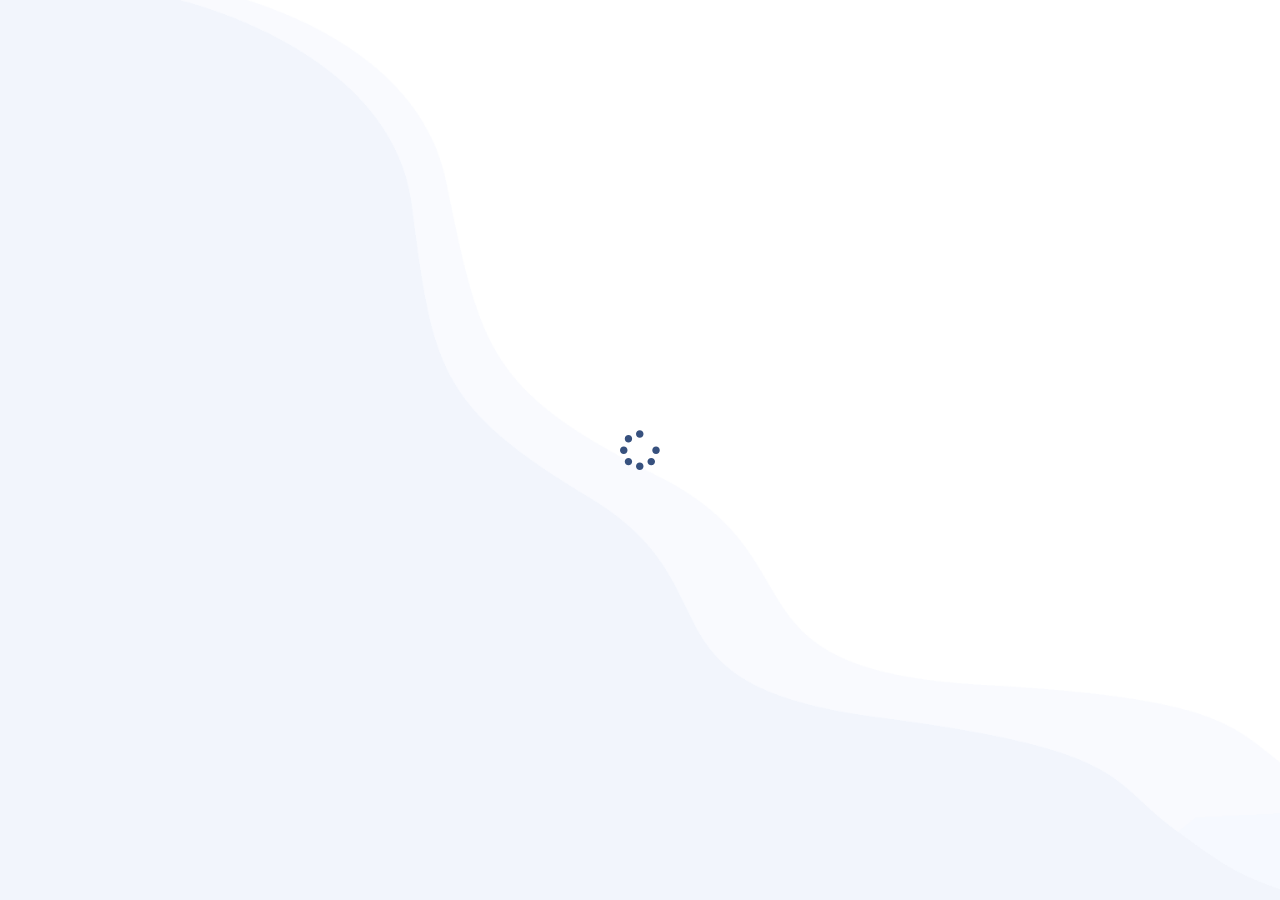
<file: index.html>
<!DOCTYPE html>
<html lang="en">

<head>
    <meta charset="UTF-8">
    <meta name="viewport" content="width=device-width, initial-scale=1.0">
    <link rel="shortcut icon" href="asset/images/logo-court.jpg" type="image/x-icon">
    <title>Home</title>

    <!-- styling css -->
    <link rel="stylesheet" href="asset/css/style.css">

    <!-- icons -->
    <link rel="stylesheet" href="https://unpkg.com/boxicons@2.1.0/css/boxicons.min.css">
    <link rel="stylesheet" href="https://fonts.googleapis.com/css2?family=Material+Symbols+Outlined:opsz,wght,FILL,GRAD@20..48,100..700,0..1,-50..200" />
    <link href="https://cdn.jsdelivr.net/npm/bootstrap-icons@1.9.0/font/bootstrap-icons.css" rel="stylesheet">
    <link rel="stylesheet" href="https://cdnjs.cloudflare.com/ajax/libs/font-awesome/6.0.0-beta3/css/all.min.css">

    <!-- Font family -->
    <link href="https://fonts.googleapis.com/css2?family=Sulphur+Point:wght@300;400;700&display=swap" rel="stylesheet">
    <link href="https://fonts.googleapis.com/css2?family=Fredoka:wght@300..700&family=Kaisei+Tokumin&family=Manrope:wght@200..800&family=Onest:wght@100..900&display=swap" rel="stylesheet">
</head>

<body>

    <!-- Preloader -->
    <div class="preloader">
        <div class="spinner">
            <i class="fa-solid fa-spinner"></i>
        </div>
    </div>

    <!-- Header -->
    <header>
        <div class="logo">
            <p><img src="asset/images/logo.png" alt="logo"></p>
        </div>

        <div class="header-content">
            <a class="active" href="#">Home</a>
            <a href="#">Visit</a>
            <a href="#">Contacts</a>
            <a class="login" href="connexion/login.html">Login</a>
            <div class="social-icon">
                <a href="#" class="facebook">
                    <i class="bi bi-facebook"></i>
                </a>
                <a href="#" class="instagram">
                    <i class="bi bi-instagram"></i>
                </a>
                <a href="#" class="linkedin">
                    <i class="bi bi-linkedin"></i>
                </a>
                <a href="#" class="youtube">
                    <i class="bi bi-youtube"></i>
                </a>
            </div>
            <i class="bi bi-x-lg exit"></i>
        </div>

        <div class="social-icon">
            <a href="#" class="facebook">
                <i class="bi bi-facebook"></i>
            </a>
            <a href="#" class="instagram">
                <i class="bi bi-instagram"></i>
            </a>
            <a href="#" class="linkedin">
                <i class="bi bi-linkedin"></i>
            </a>
            <a href="#" class="youtube">
                <i class="bi bi-youtube"></i>
            </a>
            <div class="overlay"></div>
            <div class="menu-icon">
                <i class='bx bx-menu-alt-right menu'></i>
            </div>

        </div>
    </header>


    <!-- Home page -->
    <section class="general-section">
        <div class="text-box">
            <h2>Welcome to our management system !</h2>
            <p>Lorem ipsum dolor sit amet consectetur adipisicing elit. Odit ad rem saepe eveniet distinctio molestiae eius sint voluptas voluptates similique quia amet, in repudiandae nostrum.</p>
            <a class="login" href="connexion/login.html">Get started</a>
        </div>
        <div class="image-box">
            <p><img src="asset/images/hero-img.png" alt=""></p>
        </div>
    </section>

    <footer>
        <div class="copyright">
            &copy; 2024 Dream Bridge Consultants Ltd. All rights reserved. <br>Developed with ❤️ and ☕ by <a href="https://nguvutech.com/" target="_blank">NGUVU TECH</a>
        </div>
    </footer>


    <!--javascript file-->
    <script src="asset/js/app.js"></script>
    <script src="asset/js/preloader.js"></script>
</body>

</html>
</file>
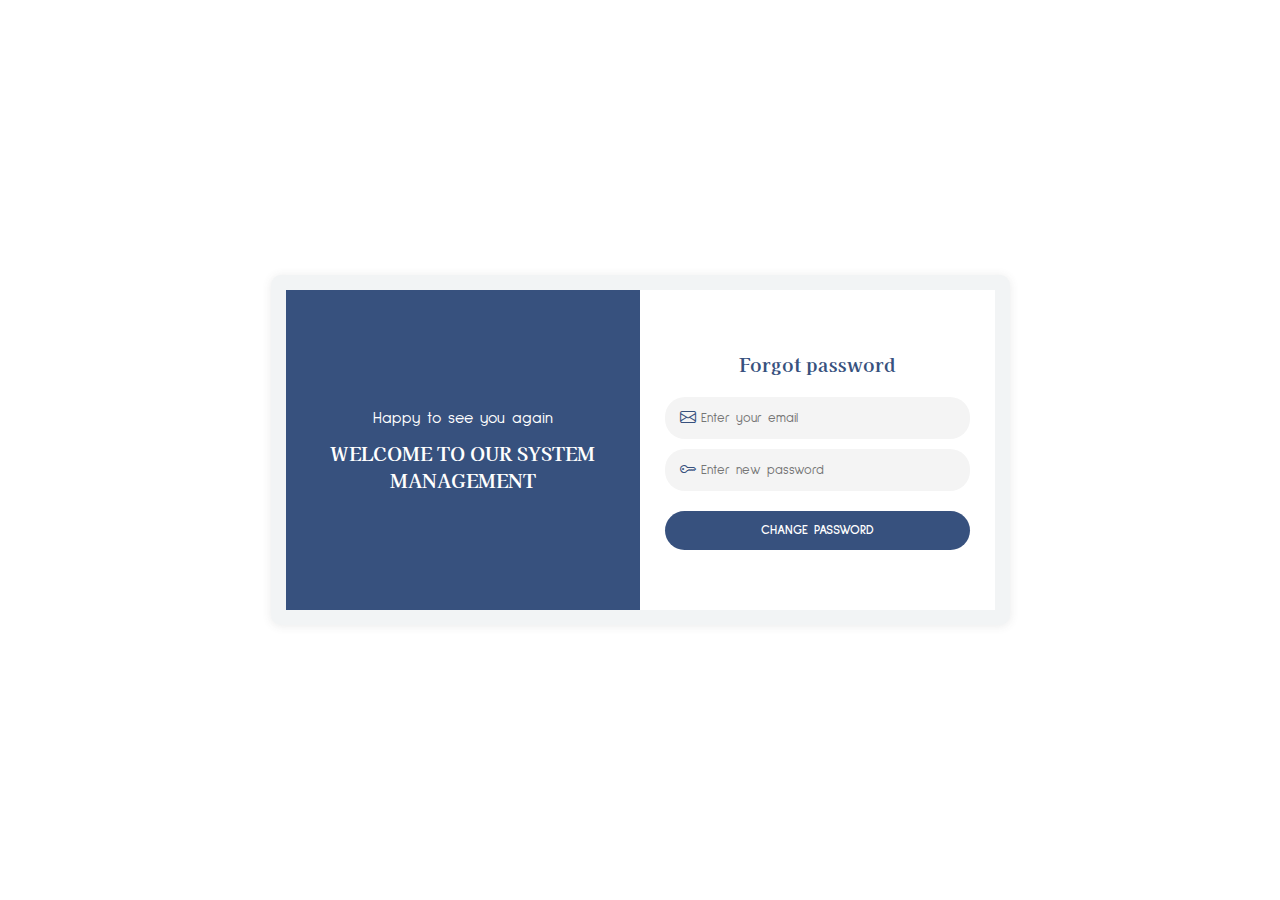
<file: connexion/forgotpassword.html>
<!DOCTYPE html>
<html lang="en">

<head>
    <meta charset="UTF-8">
    <meta name="viewport" content="width=device-width, initial-scale=1.0">
    <link rel="shortcut icon" href="../asset/images/logo-court.jpg" type="image/x-icon">
    <title>Forgot password</title>

    <!-- styling css -->
    <link rel="stylesheet" href="../asset/css/style.css">

    <!-- icons -->
    <link rel="stylesheet" href="https://fonts.googleapis.com/css2?family=Material+Symbols+Outlined:opsz,wght,FILL,GRAD@20..48,100..700,0..1,-50..200" />
    <link href="https://cdn.jsdelivr.net/npm/bootstrap-icons@1.9.0/font/bootstrap-icons.css" rel="stylesheet">
    <link rel="stylesheet" href="https://cdnjs.cloudflare.com/ajax/libs/font-awesome/6.0.0-beta3/css/all.min.css">

    <!-- Font family -->
    <link href="https://fonts.googleapis.com/css2?family=Sulphur+Point:wght@300;400;700&display=swap" rel="stylesheet">
    <link href="https://fonts.googleapis.com/css2?family=Fredoka:wght@300..700&family=Kaisei+Tokumin&family=Manrope:wght@200..800&family=Onest:wght@100..900&display=swap" rel="stylesheet">
</head>

<body>

    <section class="login-section">
        <div class="login-content">
            <div class="container">
                <div class="login-text">
                    <p>Happy to see you again</p>
                    <h3>WELCOME TO OUR SYSTEM MANAGEMENT</h3>
                </div>
                <div class="login-form">
                    <h3>Forgot password</h3>
                    <form action="">
                        <div class="inputs">
                            <i class="bi bi-envelope"></i>
                            <input type="email" placeholder="Enter your email">
                        </div>
                        <div class="inputs">
                            <i class="bi bi-key"></i>
                            <input type="password" placeholder="Enter new password">
                        </div>
                        <div class="input-submit">
                            <input type="submit" value="Change password">
                        </div>
                    </form>
                </div>
            </div>
        </div>
    </section>

</body>

</html>
</file>
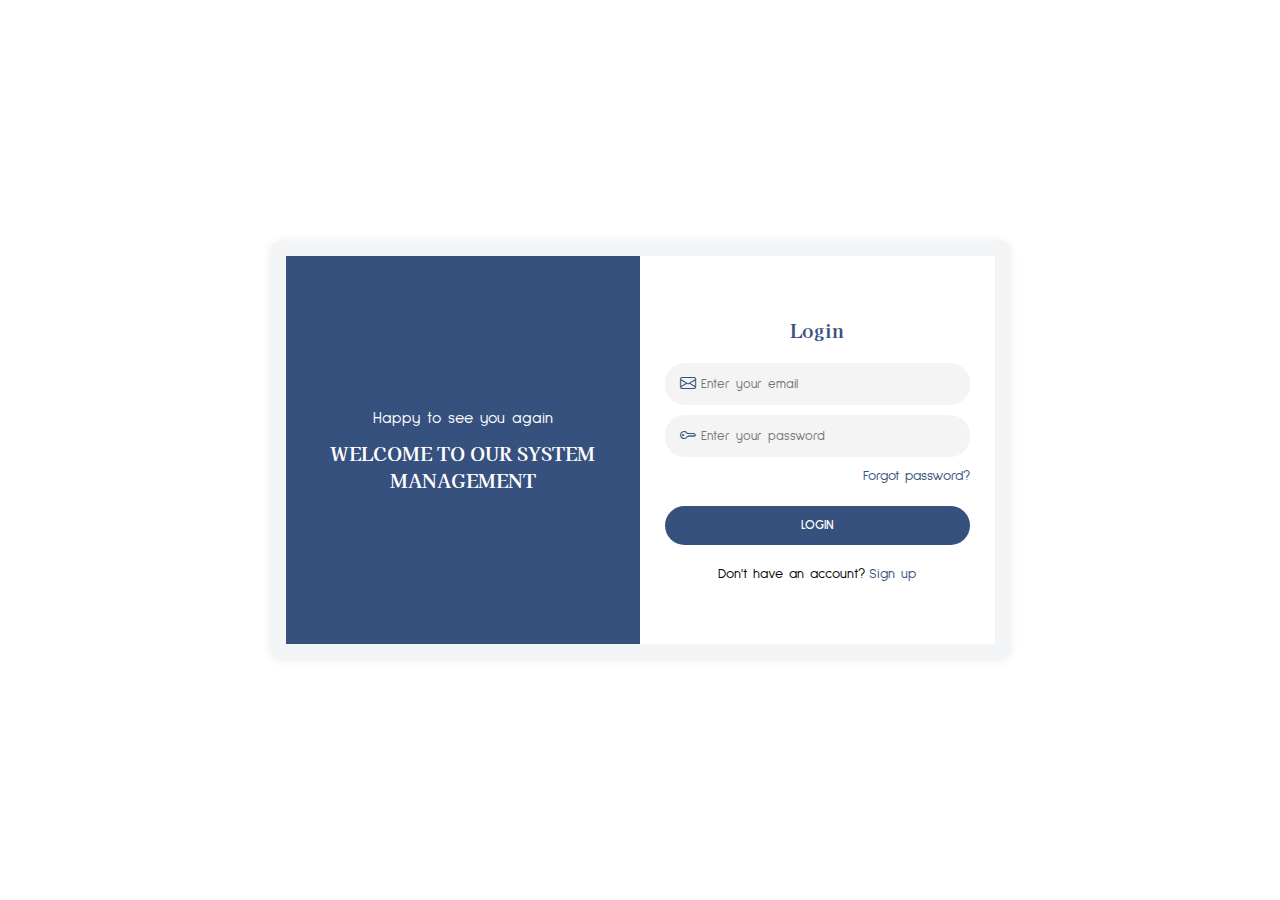
<file: connexion/login.html>
<!DOCTYPE html>
<html lang="en">

<head>
    <meta charset="UTF-8">
    <meta name="viewport" content="width=device-width, initial-scale=1.0">
    <link rel="shortcut icon" href="../asset/images/logo-court.jpg" type="image/x-icon">
    <title>Login</title>

    <!-- styling css -->
    <link rel="stylesheet" href="../asset/css/style.css">

    <!-- icons -->
    <link rel="stylesheet" href="https://fonts.googleapis.com/css2?family=Material+Symbols+Outlined:opsz,wght,FILL,GRAD@20..48,100..700,0..1,-50..200" />
    <link href="https://cdn.jsdelivr.net/npm/bootstrap-icons@1.9.0/font/bootstrap-icons.css" rel="stylesheet">
    <link rel="stylesheet" href="https://cdnjs.cloudflare.com/ajax/libs/font-awesome/6.0.0-beta3/css/all.min.css">

    <!-- Font family -->
    <link href="https://fonts.googleapis.com/css2?family=Sulphur+Point:wght@300;400;700&display=swap" rel="stylesheet">
    <link href="https://fonts.googleapis.com/css2?family=Fredoka:wght@300..700&family=Kaisei+Tokumin&family=Manrope:wght@200..800&family=Onest:wght@100..900&display=swap" rel="stylesheet">
</head>

<body>

    <section class="login-section">
        <div class="login-content">
            <div class="container">
                <div class="login-text">
                    <p>Happy to see you again</p>
                    <h3>WELCOME TO OUR SYSTEM MANAGEMENT</h3>
                </div>
                <div class="login-form">
                    <h3>Login</h3>
                    <form action="">
                        <div class="inputs">
                            <i class="bi bi-envelope"></i>
                            <input type="email" placeholder="Enter your email">
                        </div>
                        <div class="inputs">
                            <i class="bi bi-key"></i>
                            <input type="password" placeholder="Enter your password">
                        </div>
                        <div class="forgot-password">
                            <a href="./forgotpassword.html">Forgot password?</a>
                        </div>
                        <div class="input-submit">
                            <input type="submit" value="Login">
                        </div>
                        <div class="create-account">
                            <p>Don't have an account?</p>
                            <a href="./signup.html">Sign up</a>
                        </div>
                    </form>
                </div>
            </div>
        </div>
    </section>

</body>

</html>
</file>
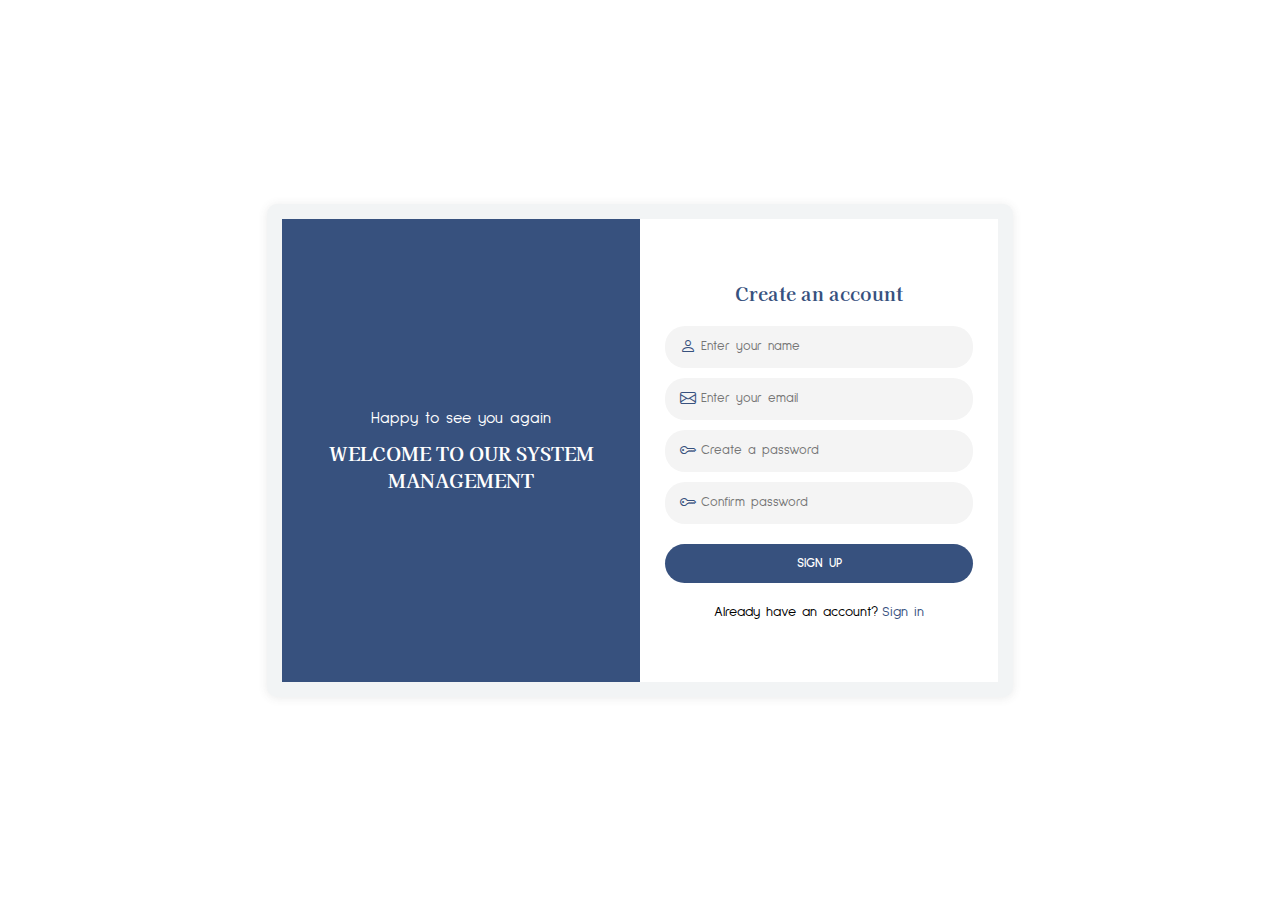
<file: connexion/signup.html>
<!DOCTYPE html>
<html lang="en">

<head>
    <meta charset="UTF-8">
    <meta name="viewport" content="width=device-width, initial-scale=1.0">
    <link rel="shortcut icon" href="../asset/images/logo-court.jpg" type="image/x-icon">
    <title>Sign up</title>

    <!-- styling css -->
    <link rel="stylesheet" href="../asset/css/style.css">

    <!-- icons -->
    <link rel="stylesheet" href="https://fonts.googleapis.com/css2?family=Material+Symbols+Outlined:opsz,wght,FILL,GRAD@20..48,100..700,0..1,-50..200" />
    <link href="https://cdn.jsdelivr.net/npm/bootstrap-icons@1.9.0/font/bootstrap-icons.css" rel="stylesheet">
    <link rel="stylesheet" href="https://cdnjs.cloudflare.com/ajax/libs/font-awesome/6.0.0-beta3/css/all.min.css">

    <!-- Font family -->
    <link href="https://fonts.googleapis.com/css2?family=Sulphur+Point:wght@300;400;700&display=swap" rel="stylesheet">
    <link href="https://fonts.googleapis.com/css2?family=Fredoka:wght@300..700&family=Kaisei+Tokumin&family=Manrope:wght@200..800&family=Onest:wght@100..900&display=swap" rel="stylesheet">
</head>

<body>

    <section class="login-section">
        <div class="login-content">
            <div class="container">
                <div class="login-text">
                    <p>Happy to see you again</p>
                    <h3>WELCOME TO OUR SYSTEM MANAGEMENT</h3>
                </div>
                <div class="login-form">
                    <h3>Create an account</h3>
                    <form action="">
                        <div class="inputs">
                            <i class="bi bi-person"></i>
                            <input type="text" placeholder="Enter your name">
                        </div>
                        <div class="inputs">
                            <i class="bi bi-envelope"></i>
                            <input type="email" placeholder="Enter your email">
                        </div>
                        <div class="inputs">
                            <i class="bi bi-key"></i>
                            <input type="password" placeholder="Create a password">
                        </div>
                        <div class="inputs">
                            <i class="bi bi-key"></i>
                            <input type="password" placeholder="Confirm password">
                        </div>
                        <div class="input-submit">
                            <input type="submit" value="Sign up">
                        </div>
                        <div class="create-account">
                            <p>Already have an account?</p>
                            <a href="./login.html">Sign in</a>
                        </div>
                    </form>
                </div>
            </div>
        </div>
    </section>

</body>

</html>
</file>
<file: asset/css/style.css>
/*--------------------------------------------------------------
# General
--------------------------------------------------------------*/

* {
    margin: 0;
    padding: 0;
    text-decoration: none;
    list-style-type: none;
    box-sizing: border-box;
}

h1,
h2,
h3,
h4,
h5,
h6 {
    font-family: "Kaisei Tokumin", serif;
}

html {
    overflow-x: hidden;
}

html,
body {
    margin: 0;
    padding: 0;
    height: 100%;
}

body {
    font-size: 16px;
    font-family: "Sulphur Point", sans-serif;
}


/* Preloader */

.preloader {
    position: fixed;
    left: 0;
    top: 0;
    width: 100%;
    height: 100%;
    z-index: 3000;
    display: flex;
    align-items: center;
    justify-content: center;
    background: url(../images/hero-bg.png) top center no-repeat;
    background-size: cover;
}

.spinner i {
    font-size: 2.5rem;
    color: #37517e;
    animation: spin 2s ease-in-out infinite;
}

@keyframes spin {
    to {
        transform: rotate(360deg);
    }
}


/* --------------------------
#Header 
--------------------------- */

header {
    width: 100%;
    display: flex;
    position: fixed;
    padding: 15px 50px;
    align-items: center;
    justify-content: space-between;
    z-index: 2000;
}

header img {
    width: 150px;
    height: auto;
}

header .header-content {
    display: flex;
    align-items: center;
    gap: 25px;
}

header .header-content a {
    color: #37517e;
    transition: color 0.8s ease-in-out, border-bottom 0.8s ease-in-out;
}

header .header-content a:hover {
    color: #c6ac6f;
}

header .header-content .active {
    border-radius: 3px;
    border-bottom: 1px solid #37517e;
}

header .header-content .active:hover {
    border-bottom: 1px solid #c6ac6f;
}

header .header-content .login {
    color: #fff;
    padding: 5px 15px;
    border-radius: 5px;
    background-color: #37517e;
    transition: background-color 0.8s ease-in-out, color 0.8s ease-in-out;
}

header .header-content .login:hover {
    color: #fff;
    background-color: #c6ac6f;
}

header .header-content .social-icon {
    display: none;
}

.social-icon {
    display: flex;
    gap: 10px;
    align-items: center;
    -webkit-column-gap: 10px;
}

.social-icon a {
    display: inline-block;
    margin: 0 4px;
    text-decoration: none;
    color: #666;
    transition: color 0.3s ease-in-out;
}

.social-icon a .bi {
    filter: grayscale(100%);
    transition: filter 0.3s ease-in-out;
}

.social-icon a.facebook:hover .bi {
    filter: grayscale(0%);
    color: #1877F2;
}

.social-icon a.instagram:hover .bi {
    filter: grayscale(0%);
    color: #E1306C;
}

.social-icon a.linkedin:hover .bi {
    filter: grayscale(0%);
    color: #0A66C2;
}

.social-icon a.youtube:hover .bi {
    filter: grayscale(0%);
    color: #FF0000;
}

.exit {
    display: none;
    cursor: pointer;
}

.menu-icon {
    display: none;
}

.menu {
    font-size: 40px;
    cursor: pointer;
}


/* Section */

.general-section {
    width: 100%;
    height: 100vh;
    display: flex;
    gap: 10px;
    -webkit-column-gap: 10px;
    align-items: center;
    padding: 0px 100px;
    background: url(../images/hero-bg.png) top center no-repeat;
    background-size: cover;
}

.general-section .text-box h2 {
    color: #37517e;
}

.general-section .text-box p {
    width: 90%;
    margin-top: 20px;
    margin-bottom: 20px;
}

.general-section .text-box .login {
    color: #fff;
    padding: 10px 15px;
    border-radius: 5px;
    transition-delay: 0.4s;
    transition: 0.8s ease-in-out;
    background-color: #37517e;
}

.general-section .text-box .login:hover {
    background-color: #c6ac6f;
}

.general-section .image-box img {
    animation: upAndDown 5s infinite;
    transition: transform 0.1s ease-out;
    transform-style: preserve-3d;
}

@keyframes upAndDown {
    0%,
    100% {
        transform: translateY(0);
    }
    50% {
        transform: translateY(-20px);
    }
}


/*--------------------------------------------------------------
# Login page
--------------------------------------------------------------*/

.login-section {
    width: 100%;
    height: 100vh;
    display: flex;
    align-items: center;
    justify-content: center;
    background-image: url('../images/hero-bg.png')top center no-repeat;
    background-size: cover;
}

.login-section .login-content {
    padding: 15px;
    border-radius: 10px;
    background-color: #d4dbdf4e;
    box-shadow: 0px 1px 10px rgba(73, 73, 73, 0.114);
}

.login-section .container {
    display: grid;
    grid-template-columns: 50% auto;
}

.login-section .login-text {
    display: flex;
    gap: 10px;
    color: #fff;
    text-align: center;
    padding: 20px 20px;
    align-items: center;
    justify-content: center;
    flex-direction: column;
    background-color: #37517e;
}

.login-section .login-form {
    padding: 60px 25px;
    background-color: #fff;
}

.login-section .login-form h3 {
    color: #37517e;
    text-align: center;
    margin-bottom: 20px;
}

.login-section .login-form .inputs {
    display: flex;
    gap: 5px;
    margin-top: 10px;
    padding: 10px 15px;
    align-items: center;
    border-radius: 20px;
    -webkit-column-gap: 5px;
    background-color: #f4f4f4;
}

.login-section .login-form .inputs i {
    color: #37517e;
}

.login-section .login-form .input-submit {
    margin-top: 20px;
}

.login-section .login-form .input-submit input {
    width: 100%;
    color: #fff;
    font-weight: 700;
    padding: 10px 15px;
    border-radius: 20px;
    text-transform: uppercase;
    background-color: #37517e;
}

.login-section .login-form input {
    border: none;
    outline: none;
    background: unset;
    font-family: "Sulphur Point", sans-serif;
}

.login-section .forgot-password {
    display: flex;
    margin-top: 10px;
    justify-content: flex-end;
}

.login-section .forgot-password a {
    color: #37517e;
    font-size: 14px;
}

.login-section .create-account {
    display: flex;
    gap: 4px;
    font-size: 14px;
    margin-top: 20px;
    justify-content: center;
    -webkit-column-gap: 4px;
}

.login-section .create-account a {
    color: #37517e;
}


/* Footer */

footer {
    width: 100%;
    position: fixed;
    bottom: 0;
    color: #fff;
    text-align: center;
    padding: 20px 0px;
    font-size: 14px;
    background-color: #37517e;
}

footer a {
    color: #d2d2d2;
}


/*-------------------------------
#MEDIA QUERIES
--------------------------------*/

@media screen and (max-width: 1170px) {
    .general-section .image-box img {
        width: 25rem;
    }
}

@media screen and (max-width: 950px) {
    header {
        padding: 15px 30px;
    }
    .general-section {
        padding: 0px 60px;
    }
}

@media screen and (max-width: 931px) {
    .general-section .image-box img {
        width: 20rem;
    }
}

@media screen and (max-width: 800px) {
    .login-section .login-text {
        padding: 5px 5px;
    }
    .login-section {
        padding: 10px;
    }
}

@media screen and (max-width: 760px) {
    .general-section {
        height: 100vh;
        display: flex;
        justify-content: center;
        flex-direction: column;
    }
    .general-section .text-box p {
        width: 100%;
    }
    .text-box .login {
        display: flex;
        width: fit-content;
        margin-left: auto;
        margin-right: auto;
        justify-content: center;
    }
}

@media screen and (max-width: 730px) {
    header {
        padding: 15px;
    }
    header .header-content {
        display: flex;
        flex-direction: column;
        position: fixed;
        top: 40px;
        left: 40px;
        right: 40px;
        height: 80vh;
        align-items: flex-start;
        padding: 60px 40px;
        background-color: #fff;
        transform: translateX(-120%);
        transition: transform 0.3s ease;
        z-index: 2001;
    }
    header .header-content.active {
        transform: translateX(0);
    }
    .overlay {
        display: none;
        position: fixed;
        top: 0;
        left: 0;
        width: 100%;
        height: 100vh;
        background-color: rgba(0, 0, 0, 0.5);
        z-index: 2000;
    }
    .overlay.active {
        display: block;
    }
    header .header-content .social-icon {
        display: initial;
    }
    .icons {
        display: none;
    }
    .exit {
        display: block;
        position: absolute;
        top: 10px;
        right: 10px;
        cursor: pointer;
        z-index: 2002;
    }
    .menu-icon {
        display: block;
    }
    .menu {
        display: block;
    }
    .social-icon a {
        display: none;
    }
}

@media screen and (max-width: 630px) {
    .login-section .container {
        display: grid;
        grid-template-columns: auto;
    }
    .login-section .login-text {
        padding: 45px 20px;
    }
}

@media screen and (max-width: 465px) {
    header {
        padding: 15px 20px;
    }
    .general-section {
        padding: 0px 20px;
    }
    header .header-content {
        position: absolute;
        top: 30px;
        left: 30px;
        right: 30px;
        height: 79vh;
    }
}

@media screen and (max-width: 425px) {
    header {
        background-color: #fff;
        box-shadow: 0px 1px 10px hsl(0, 20%, 91%);
    }
    footer {
        position: static;
        bottom: auto;
    }
}

@media screen and (max-width: 375px) {
    .general-section h2 {
        margin-top: 100px;
    }
}
</file>
